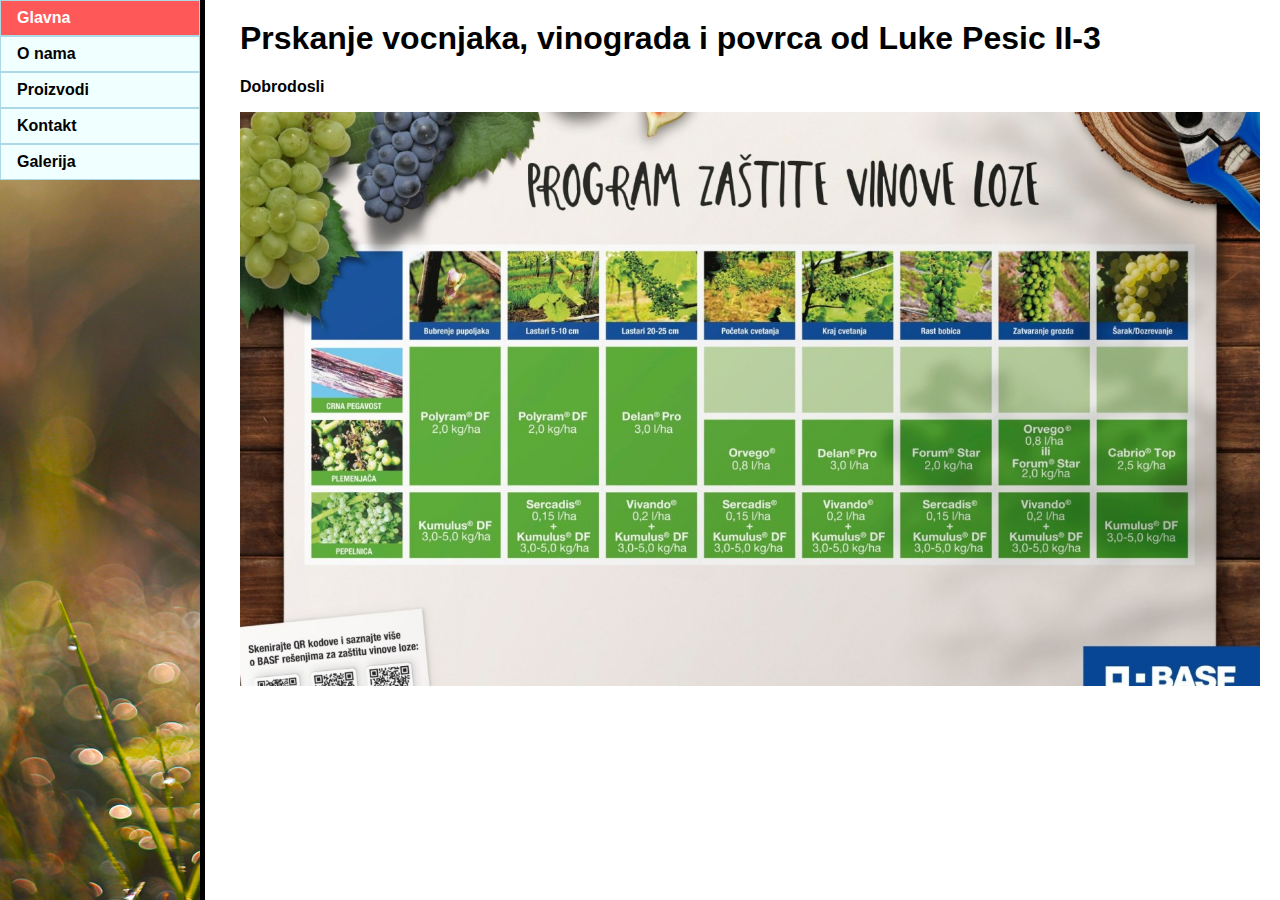
<file: src/index.html>
<!DOCTYPE html>
    <head>
        <title>pocetna</title>
        <link rel="stylesheet" href="style.css">
    </head>
    <body>
        <div class="navbar" id="glavna">
            <!-- pomogao mi je Juzin sa navbarom -->
            <ul>
                <li><a class="active" href="index.html">Glavna</a></li>
                <li><a href="oNama.html">O nama</a></li>
                <li><a href="proizvodi.html">Proizvodi</a></li>
                <li><a href="kontakt.html">Kontakt</a></li>
                <li><a href="galerija.html">Galerija</a></li>
            </ul>
        </div>
        <div class="content">
            <h1>Prskanje vocnjaka, vinograda i povrca od Luke Pesic II-3</h1>
            <p>Dobrodosli</p>
            <img style="width: 100%; height: 100%;" src="Program-zastite-vinove-loze_RS_pages-to-jpg-0001_1540x866.jpg">
        </div>
    </body>
</html>
</file>
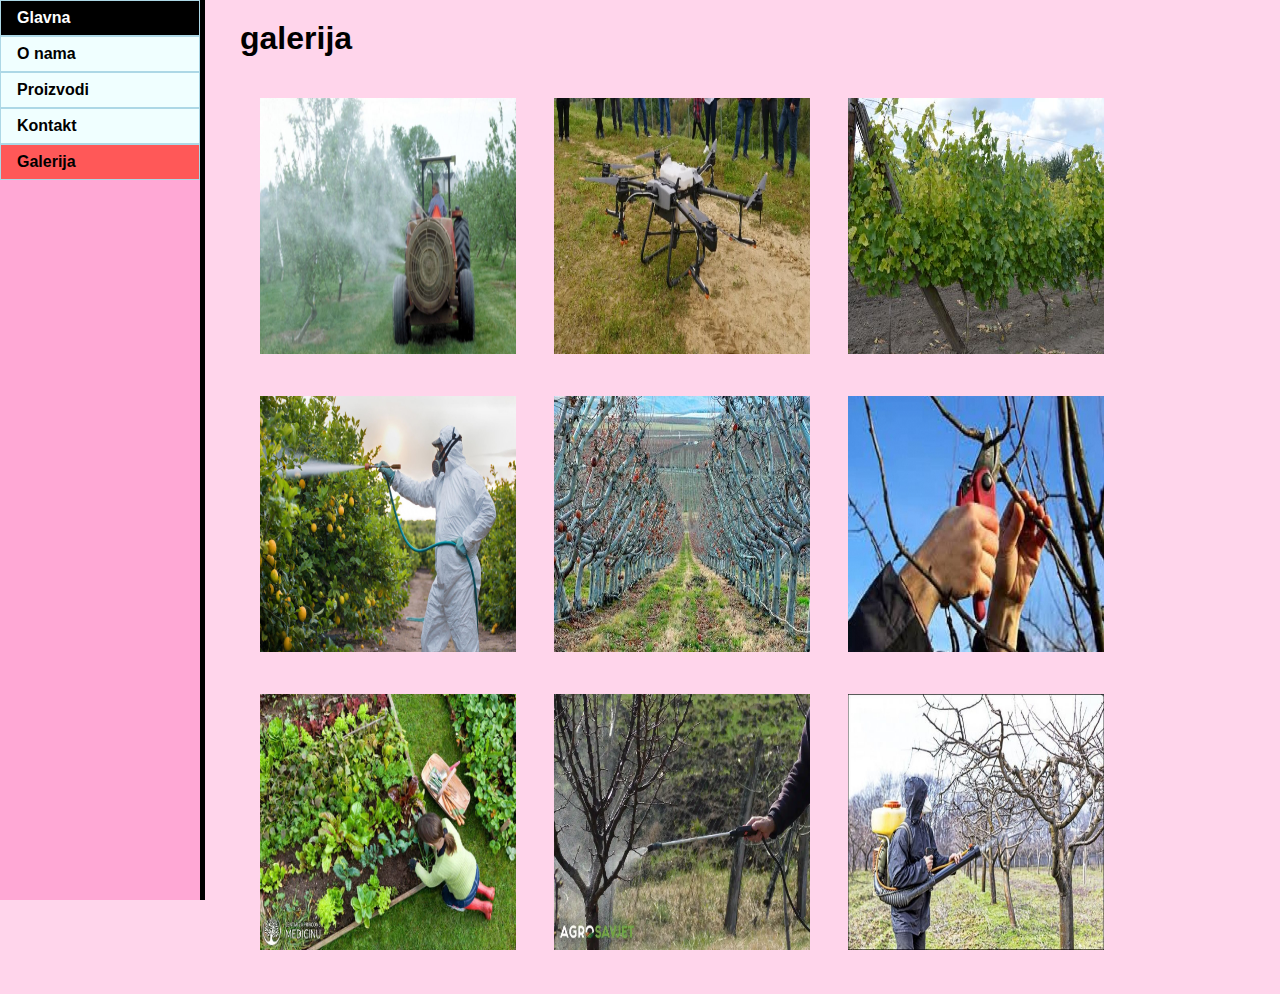
<file: src/galerija.html>
<!DOCTYPE html>
    <head>
        <title>galerija</title>
        <link rel="stylesheet" href="style.css">
        <style>
            body {
                background-color:rgb(255, 213, 235);
            }
        </style>
    </head>
    <body>
        <div class="navbar" id="galerijaNavbar">
            <ul>
                <li><a href="index.html">Glavna</a></li>
                <li><a href="oNama.html">O nama</a></li>
                <li><a href="proizvodi.html">Proizvodi</a></li>
                <li><a href="kontakt.html">Kontakt</a></li>
                <li><a class="active" href="galerija.html">Galerija</a></li>
            </ul>
        </div>
        <div class="content">
            <h1>galerija</h1>
            <table class="galerija">
                <tr>
                    <td>
                        <a href="./slika.html?id=1"><img src="1.jpg"></a>
                    </td>
                    <td>
                        <a href="./slika.html?id=2"><img src="2.jpg"></a>
                    </td>
                    <td>
                        <a href="./slika.html?id=3"><img src="3.jpg"></a>
                    </td>
                </tr>
                <tr>
                    <td>
                        <a href="./slika.html?id=4"><img src="4.jpg"></a>
                    </td>
                    <td>
                        <a href="./slika.html?id=5"><img src="5.jpg"></a>
                    </td>
                    <td>
                        <a href="./slika.html?id=6"><img src="6.jpg"></a>
                    </td>
                </tr>
                <tr>
                    <td>
                        <a href="./slika.html?id=7"><img src="7.jpg"></a>
                    </td>
                    <td>
                        <a href="./slika.html?id=8"><img src="8.jpg"></a>
                    </td>
                    <td>
                        <a href="./slika.html?id=9"><img src="9.jpg"></a>
                    </td>
                </tr>
            </table>
        </div>
    </body>
</html>
</file>
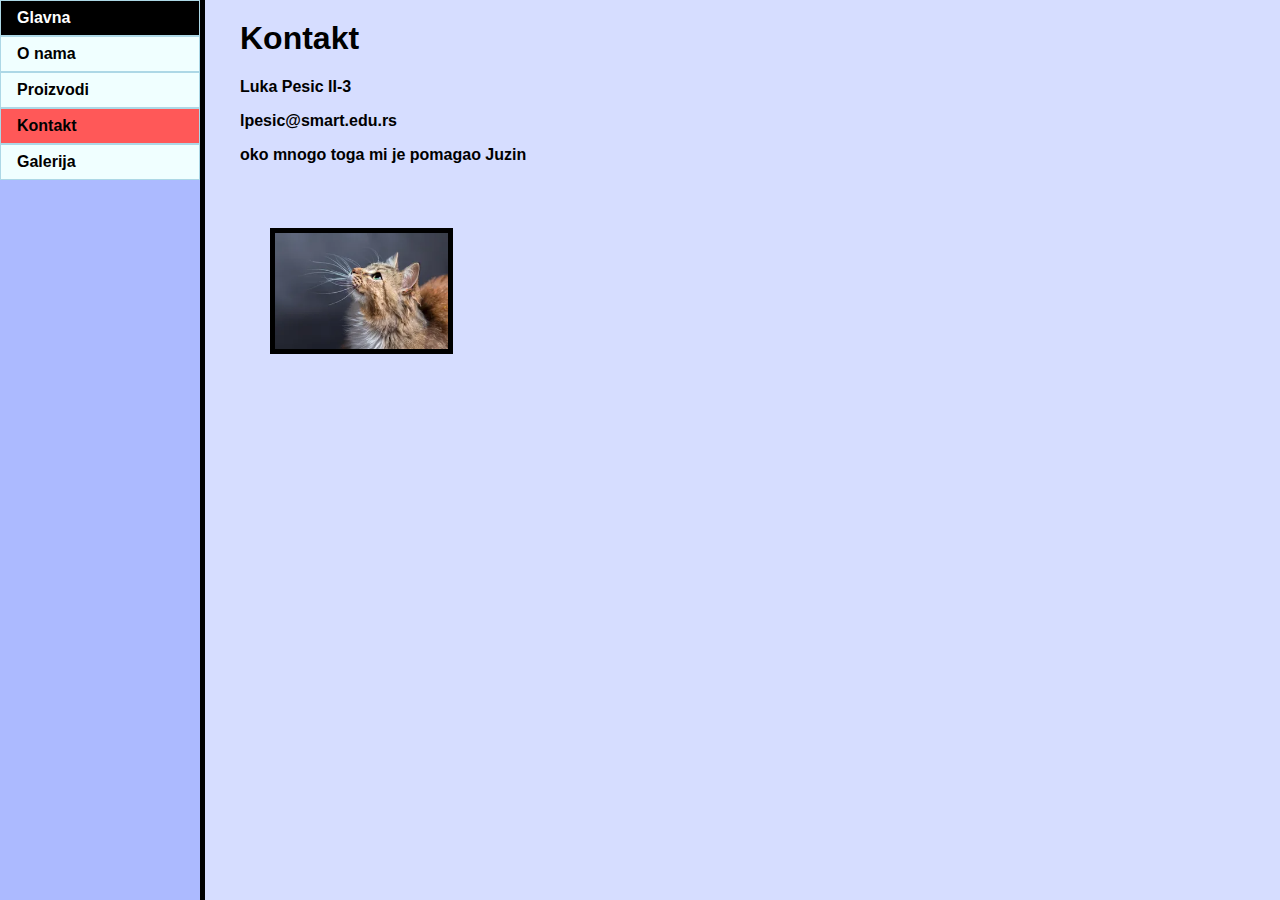
<file: src/kontakt.html>
<!DOCTYPE html>
    <head>
        <title>kontakt</title>
        <link rel="stylesheet" href="style.css">
        <style>
            body {
                background-color:rgb(214, 221, 255);
            }
        </style>
    </head>
    <body>
        <div class="navbar" id="kontaktNavbar">
            <ul>
                <li><a href="index.html">Glavna</a></li>
                <li><a href="oNama.html">O nama</a></li>
                <li><a href="proizvodi.html">Proizvodi</a></li>
                <li><a class="active" href="kontakt.html">Kontakt</a></li>
                <li><a href="galerija.html">Galerija</a></li>
            </ul>
        </div>
        <div class="content">
            <h1>Kontakt</h1>
            <p>Luka Pesic II-3</p>
            <p>lpesic@smart.edu.rs</p>
            <p>oko mnogo toga mi je pomagao Juzin</p>
            <br>
            <img id="slikaSmesneZivotinje" src="Portrait-of-a-cat-with-whiskers-visible.png">
        </div>
    </body>
</html>
</file>
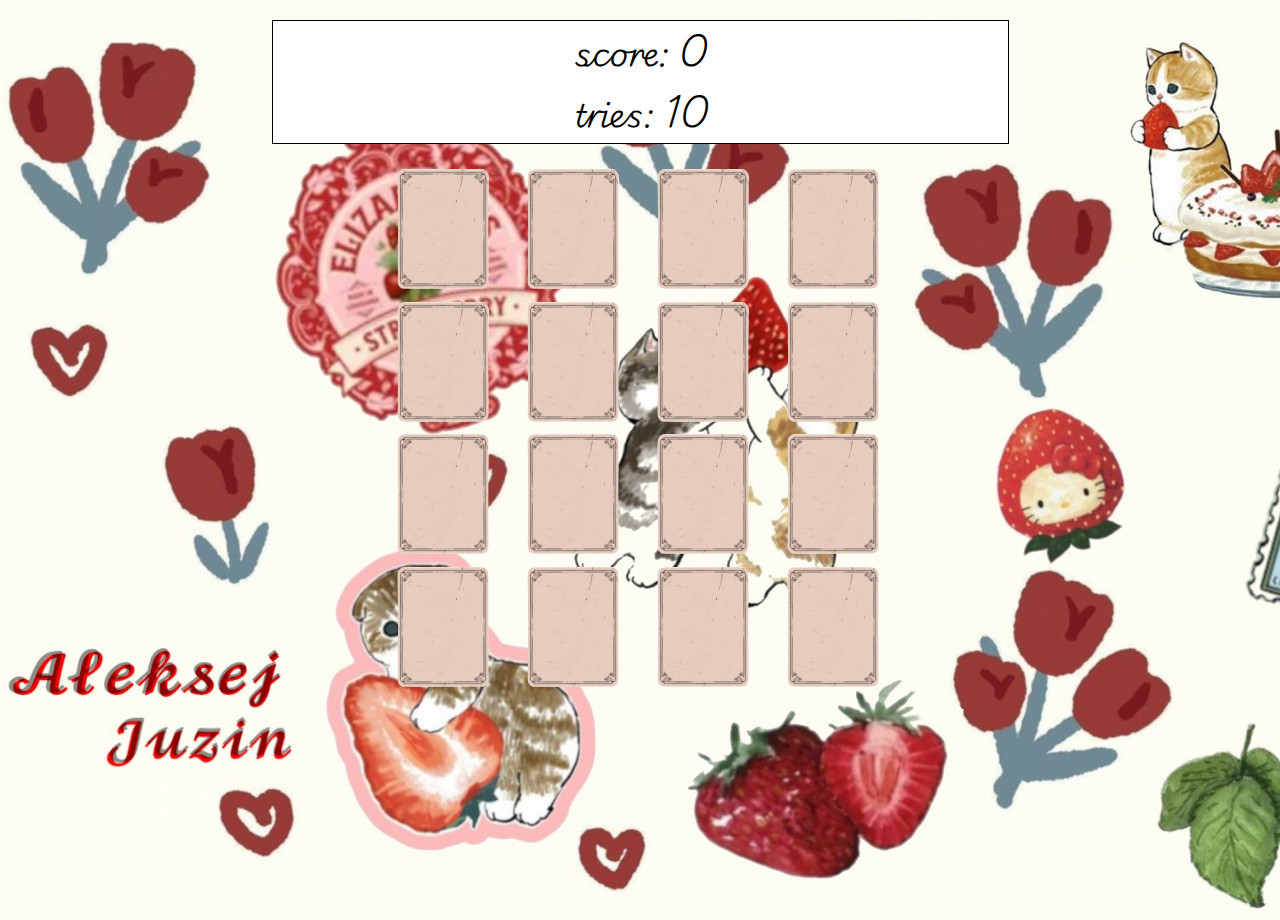
<file: src/memoryGame.html>
<!DOCTYPE html>
<html lang="en">

    <head>

        <meta charset="UTF-8">
        <meta name="viewport" content="width=device-width, initial-scale=1.0">
        <meta http-equiv="X-UA-Compatible" content="ie=edge">
        <title>memoryGame // Aleksej Juzin II3</title>
        <link rel="stylesheet" href="./static/css/memoryGame.css">
        <link rel="icon" href="./static/img/favicon.ico?v=2" type="image/x-icon">

        <link rel="preconnect" href="https://fonts.googleapis.com">
        <link rel="preconnect" href="https://fonts.gstatic.com" crossorigin>
        <link href="https://fonts.googleapis.com/css2?family=Playwrite+AU+SA:wght@300&display=swap" rel="stylesheet">

    </head>

    <body>

        <main>

            <section class="Menu">

                <div class="transparentBox">

                    <h1 class="playwrite-au-sa-font" id="scoreText">score: 0</h1>
                    <h1 class="playwrite-au-sa-font" id="triesText">tries:</h1>

                </div>

            </section>

            <section class="MemoryGame">

                <!-- x16 -->

                <div class="MemoryCard" data-character="cinnamoroll">
                    <img class="FrontFace" src="./static/img/cardBackCinnamoroll-removebg-preview.png">
                    <img class="BackFace" src="./static/img/memoryCardFront-removebg-preview.png">
                </div>

                <div class="MemoryCard" data-character="cinnamoroll">
                    <img class="FrontFace" src="./static/img/cardBackCinnamoroll-removebg-preview.png">
                    <img class="BackFace" src="./static/img/memoryCardFront-removebg-preview.png">
                </div>
                
                <div class="MemoryCard" data-character="helloKitty">
                    <img class="FrontFace" src="./static/img/cardBackHelloKitty-removebg-preview.png">
                    <img class="BackFace" src="./static/img/memoryCardFront-removebg-preview.png">
                </div>

                <div class="MemoryCard" data-character="helloKitty">
                    <img class="FrontFace" src="./static/img/cardBackHelloKitty-removebg-preview.png">
                    <img class="BackFace" src="./static/img/memoryCardFront-removebg-preview.png">
                </div>

                <div class="MemoryCard" data-character="kuromi">
                    <img class="FrontFace" src="./static/img/cardBackKuromi-removebg-preview.png">
                    <img class="BackFace" src="./static/img/memoryCardFront-removebg-preview.png">
                </div>

                <div class="MemoryCard" data-character="kuromi">
                    <img class="FrontFace" src="./static/img/cardBackKuromi-removebg-preview.png">
                    <img class="BackFace" src="./static/img/memoryCardFront-removebg-preview.png">
                </div>

                <div class="MemoryCard" data-character="myMelody">
                    <img class="FrontFace" src="./static/img/cardBackMyMelody-removebg-preview.png">
                    <img class="BackFace" src="./static/img/memoryCardFront-removebg-preview.png">
                </div>

                <div class="MemoryCard" data-character="myMelody">
                    <img class="FrontFace" src="./static/img/cardBackMyMelody-removebg-preview.png">
                    <img class="BackFace" src="./static/img/memoryCardFront-removebg-preview.png">
                </div>

                
                <div class="MemoryCard" data-character="badtzMaru">
                    <img class="FrontFace" src="./static/img/cardBackBadtzMaru-removebg-preview.png">
                    <img class="BackFace" src="./static/img/memoryCardFront-removebg-preview.png">
                </div>

                <div class="MemoryCard" data-character="badtzMaru">
                    <img class="FrontFace" src="./static/img/cardBackBadtzMaru-removebg-preview.png">
                    <img class="BackFace" src="./static/img/memoryCardFront-removebg-preview.png">
                </div>
                
                <div class="MemoryCard" data-character="keroppi">
                    <img class="FrontFace" src="./static/img/cardBackKeroppi-removebg-preview.png">
                    <img class="BackFace" src="./static/img/memoryCardFront-removebg-preview.png">
                </div>

                <div class="MemoryCard" data-character="keroppi">
                    <img class="FrontFace" src="./static/img/cardBackKeroppi-removebg-preview.png">
                    <img class="BackFace" src="./static/img/memoryCardFront-removebg-preview.png">
                </div>

                <div class="MemoryCard" data-character="mySweetPiano">
                    <img class="FrontFace" src="./static/img/cardBackMySweetPiano-removebg-preview.png">
                    <img class="BackFace" src="./static/img/memoryCardFront-removebg-preview.png">
                </div>

                <div class="MemoryCard" data-character="mySweetPiano">
                    <img class="FrontFace" src="./static/img/cardBackMySweetPiano-removebg-preview.png">
                    <img class="BackFace" src="./static/img/memoryCardFront-removebg-preview.png">
                </div>

                <div class="MemoryCard" data-character="pompompurin">
                    <img class="FrontFace" src="./static/img/cardBackPompompurin-removebg-preview.png">
                    <img class="BackFace" src="./static/img/memoryCardFront-removebg-preview.png">
                </div>

                <div class="MemoryCard" data-character="pompompurin">
                    <img class="FrontFace" src="./static/img/cardBackPompompurin-removebg-preview.png">
                    <img class="BackFace" src="./static/img/memoryCardFront-removebg-preview.png">
                </div>

            </section>

            <script src="./static/js/memoryGame.js"></script>

        </main>

    </body>

</html>
</file>
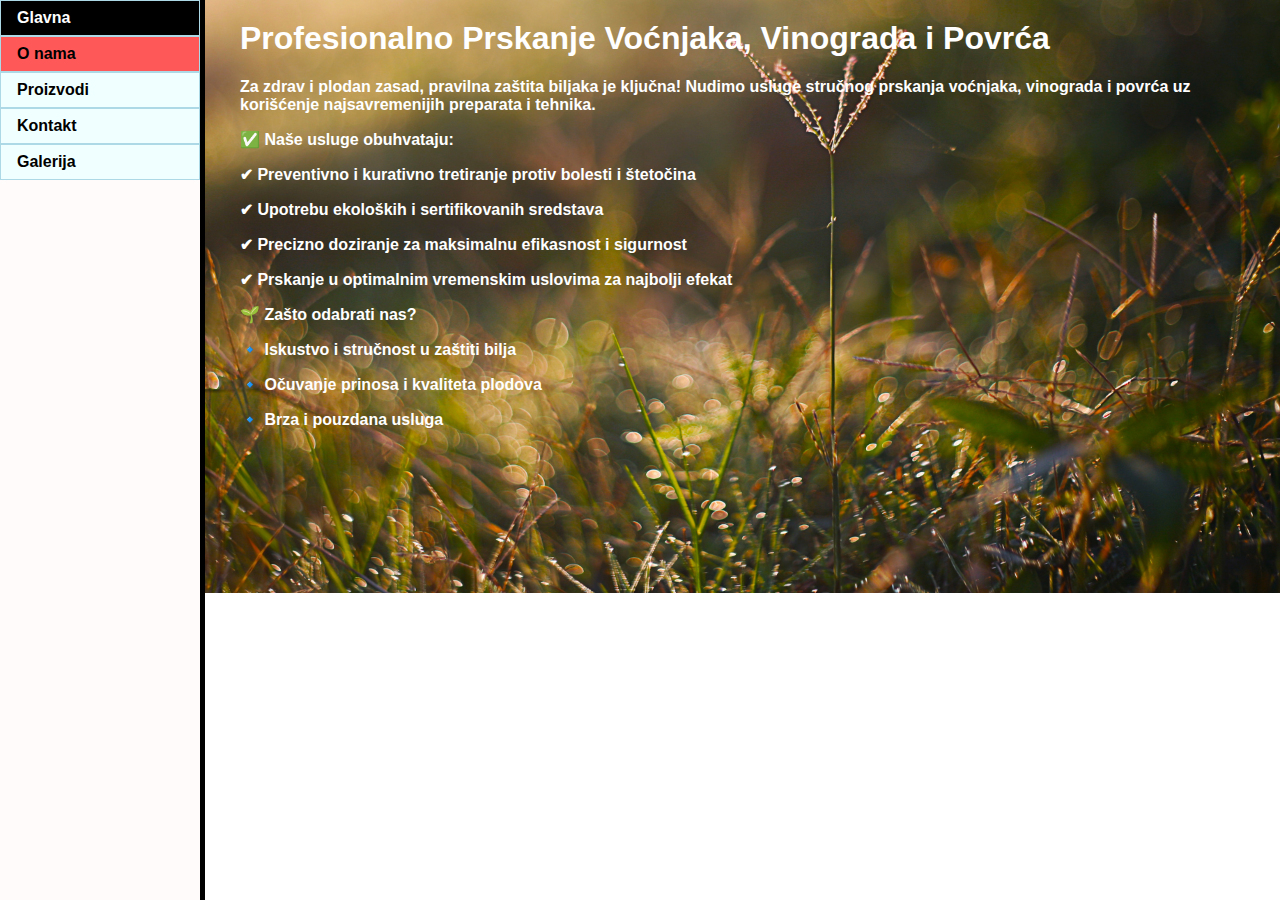
<file: src/oNama.html>
<!DOCTYPE html>
    <head>
        <title>o nama</title>
        <link rel="stylesheet" href="style.css">
    </head>
    <body id="oNama">
        <div class="navbar" id="oNamaNavbar">
            <ul>
                <li><a href="index.html">Glavna</a></li>
                <li><a class="active" href="oNama.html">O nama</a></li>
                <li><a href="proizvodi.html">Proizvodi</a></li>
                <li><a href="kontakt.html">Kontakt</a></li>
                <li><a href="galerija.html">Galerija</a></li>
            </ul>
        </div>
        <div class="content">
            <h1>Profesionalno Prskanje Voćnjaka, Vinograda i Povrća</h1>
            <p>Za zdrav i plodan zasad, pravilna zaštita biljaka je ključna! Nudimo usluge stručnog prskanja voćnjaka, vinograda i povrća uz korišćenje najsavremenijih preparata i tehnika.</p>
            <p>✅ Naše usluge obuhvataju:</p>
            <p>✔ Preventivno i kurativno tretiranje protiv bolesti i štetočina</p>
            <p>✔ Upotrebu ekoloških i sertifikovanih sredstava</p>
            <p>✔ Precizno doziranje za maksimalnu efikasnost i sigurnost</p>
            <p>✔ Prskanje u optimalnim vremenskim uslovima za najbolji efekat</p>
            <p>🌱 Zašto odabrati nas?</p>
            <p>🔹 Iskustvo i stručnost u zaštiti bilja</p>
            <p>🔹 Očuvanje prinosa i kvaliteta plodova</p>
            <p>🔹 Brza i pouzdana usluga</p>
        </div>
    </body>
</html>
</file>
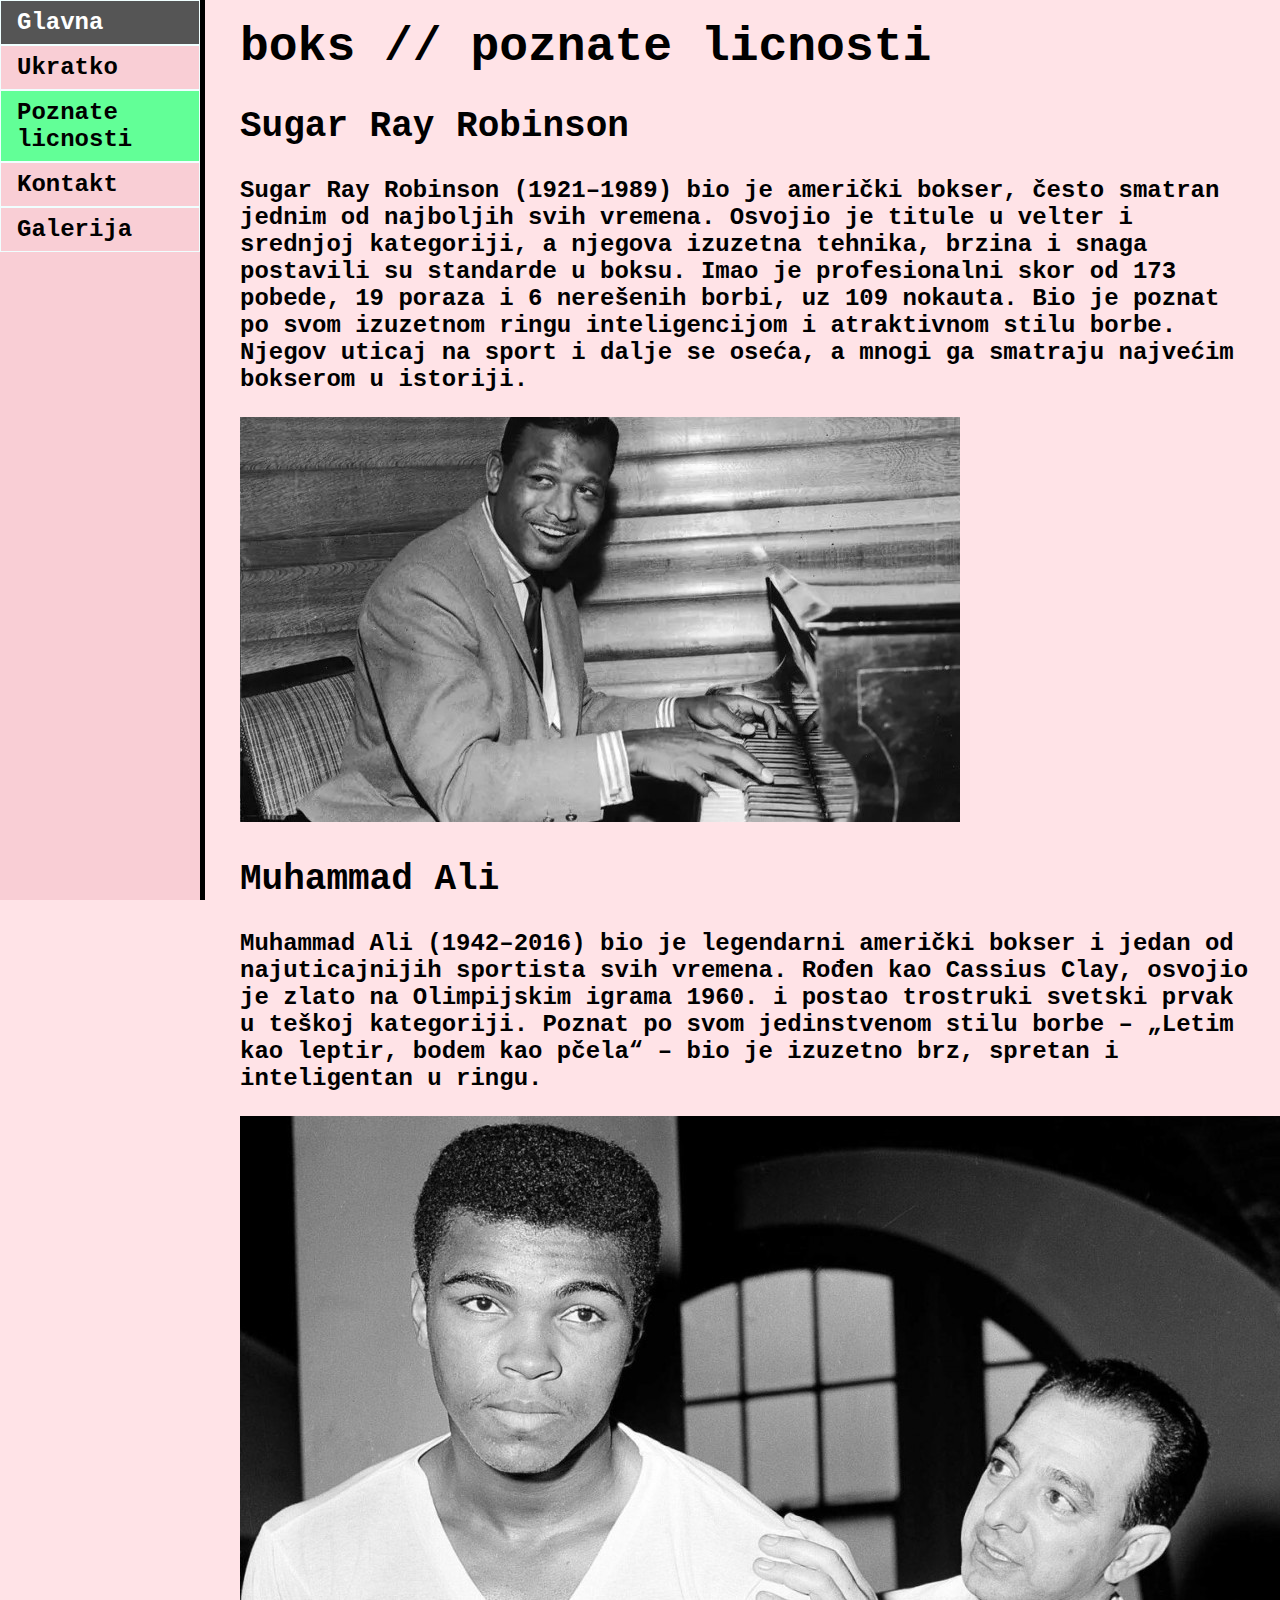
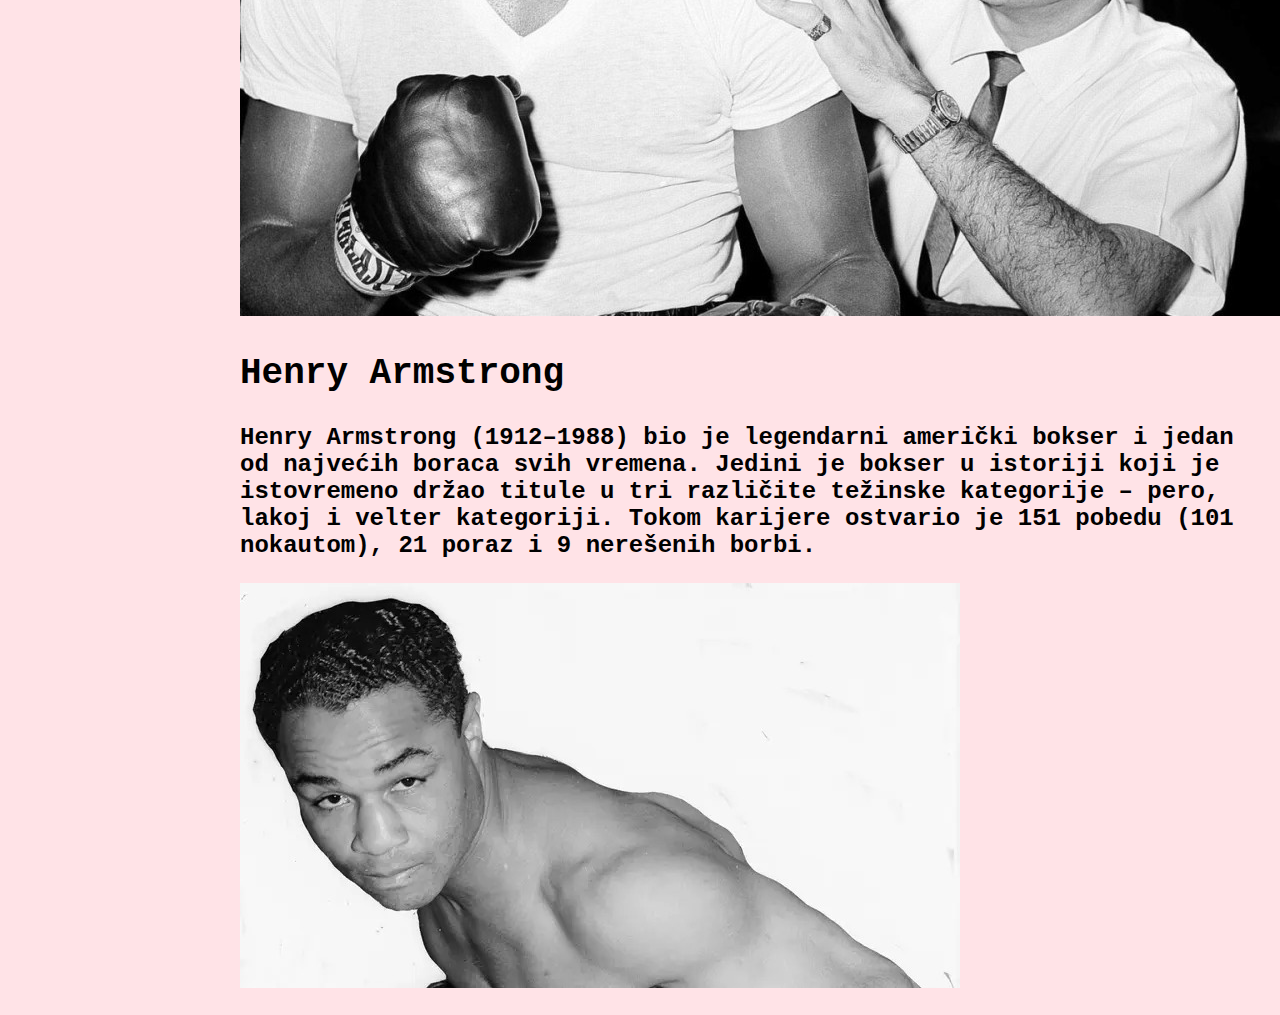
<file: src/poznateLicnosti.html>
<!DOCTYPE html>
<html lang="sr">

    <head>

        <meta charset="UTF-8">
        <meta name="viewport" content="width=device-width, initial-scale=1.0">
        <meta http-equiv="X-UA-Compatible" content="ie=edge">
        <title>poznate licnosti // boks // Aleksej Juzin II3</title>
        <link rel="stylesheet" href="./static/css/style.css">
        <link rel="icon" href="./static/img/favicon.ico?v=2" type="image/x-icon">

        <style>

            body {
                background-color:rgb(255, 227, 231);
            }

        </style>

    </head>

    <body>

        <main>

            <div class="navbar" id="poznateLicnostiNavbar">
                <ul>
                    <li><a href="index.html">Glavna</a></li>
                    <li><a href="ukratko.html">Ukratko</a></li>
                    <li><a class="active" href="poznateLicnosti.html">Poznate licnosti</a></li>
                    <li><a href="kontakt.html">Kontakt</a></li>
                    <li><a href="galerija.html">Galerija</a></li>
                </ul>
            </div>

            <div class="content">

                <h1>boks // poznate licnosti</h1>

                <h2>Sugar Ray Robinson</h2>
                <p>Sugar Ray Robinson (1921–1989) bio je američki bokser, često smatran jednim od najboljih svih vremena. Osvojio je titule u velter i srednjoj kategoriji, a njegova izuzetna tehnika, brzina i snaga postavili su standarde u boksu. Imao je profesionalni skor od 173 pobede, 19 poraza i 6 nerešenih borbi, uz 109 nokauta. Bio je poznat po svom izuzetnom ringu inteligencijom i atraktivnom stilu borbe. Njegov uticaj na sport i dalje se oseća, a mnogi ga smatraju najvećim bokserom u istoriji.</p>
                <img src="./static/img/robinson.jpg">
                
                <h2>Muhammad Ali</h2>
                <p>Muhammad Ali (1942–2016) bio je legendarni američki bokser i jedan od najuticajnijih sportista svih vremena. Rođen kao Cassius Clay, osvojio je zlato na Olimpijskim igrama 1960. i postao trostruki svetski prvak u teškoj kategoriji. Poznat po svom jedinstvenom stilu borbe – „Letim kao leptir, bodem kao pčela“ – bio je izuzetno brz, spretan i inteligentan u ringu.</p>
                <img src="./static/img/ali1.jpeg">

                <h2>Henry Armstrong</h2>
                <p>Henry Armstrong (1912–1988) bio je legendarni američki bokser i jedan od najvećih boraca svih vremena. Jedini je bokser u istoriji koji je istovremeno držao titule u tri različite težinske kategorije – pero, lakoj i velter kategoriji. Tokom karijere ostvario je 151 pobedu (101 nokautom), 21 poraz i 9 nerešenih borbi.</p>
                <img src="./static/img/armstrong.jpg">

            </div>

        </main>

    </body>

</html>
</file>
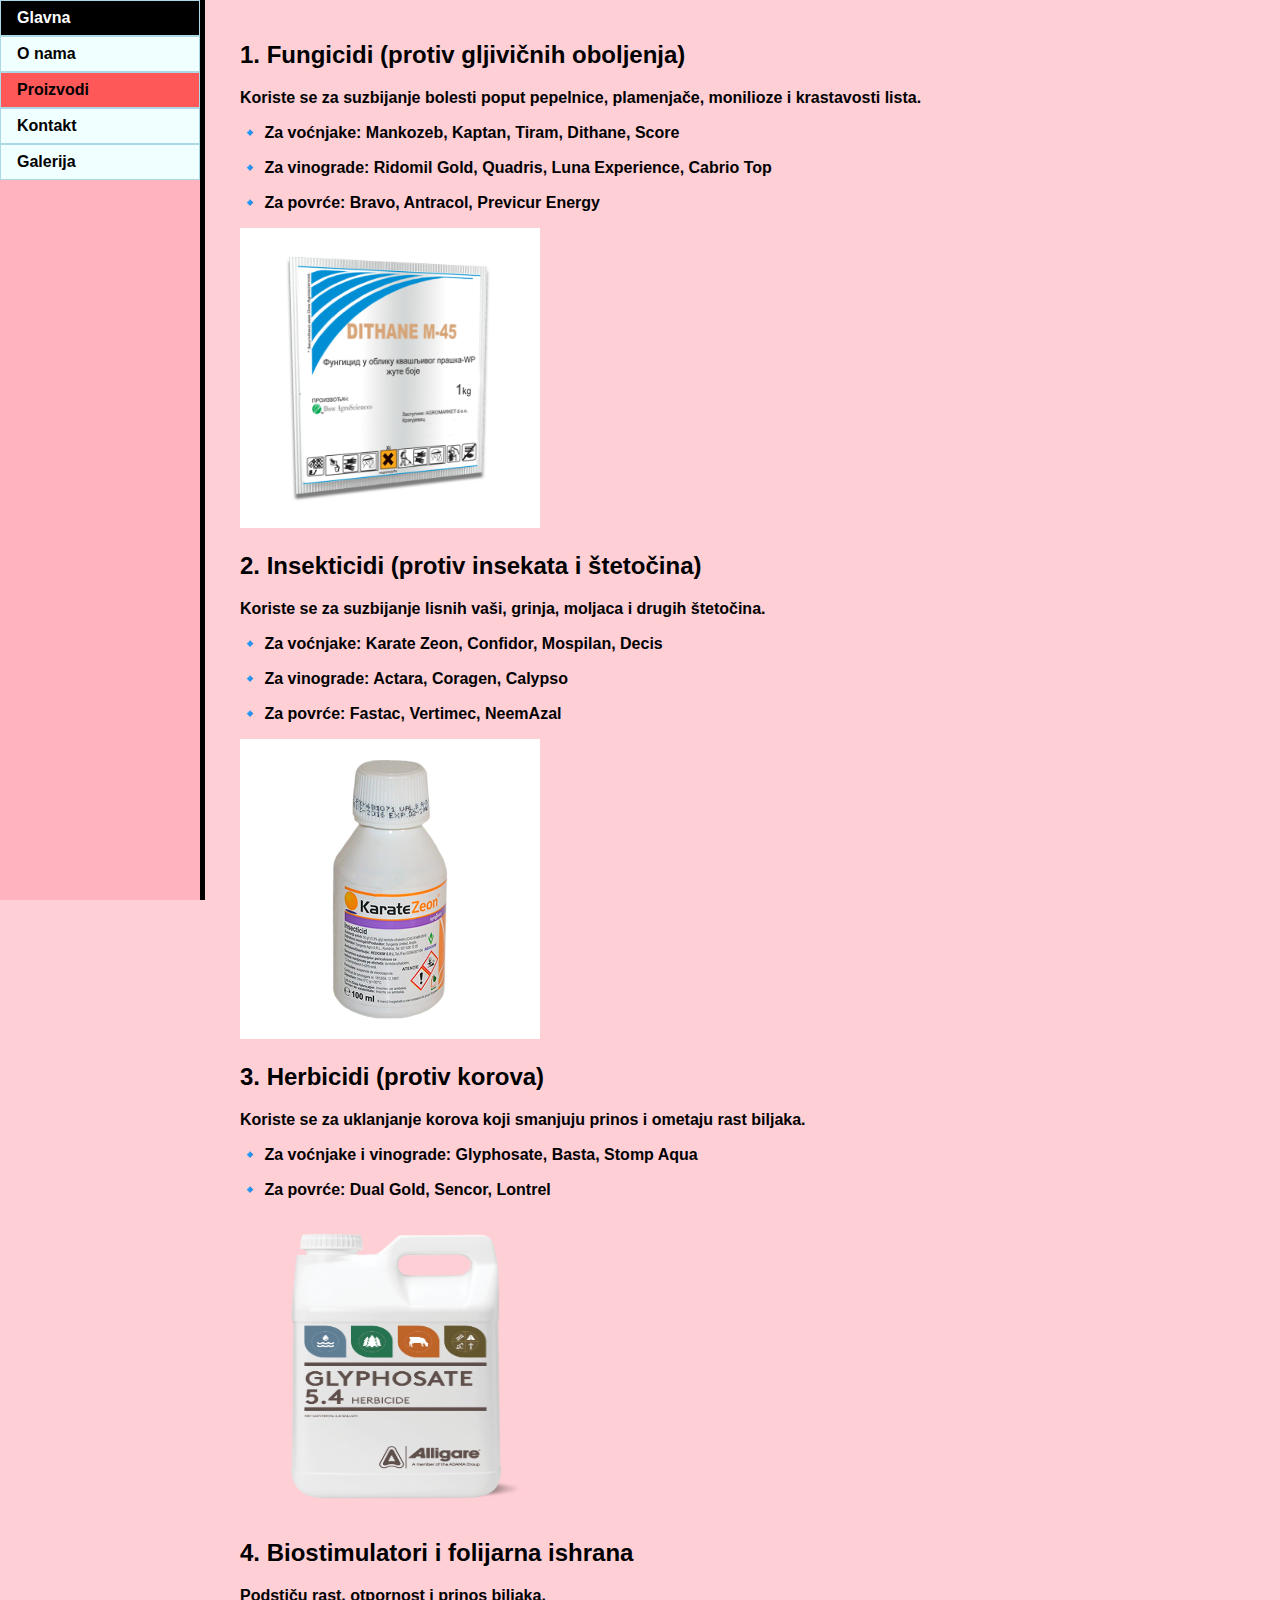
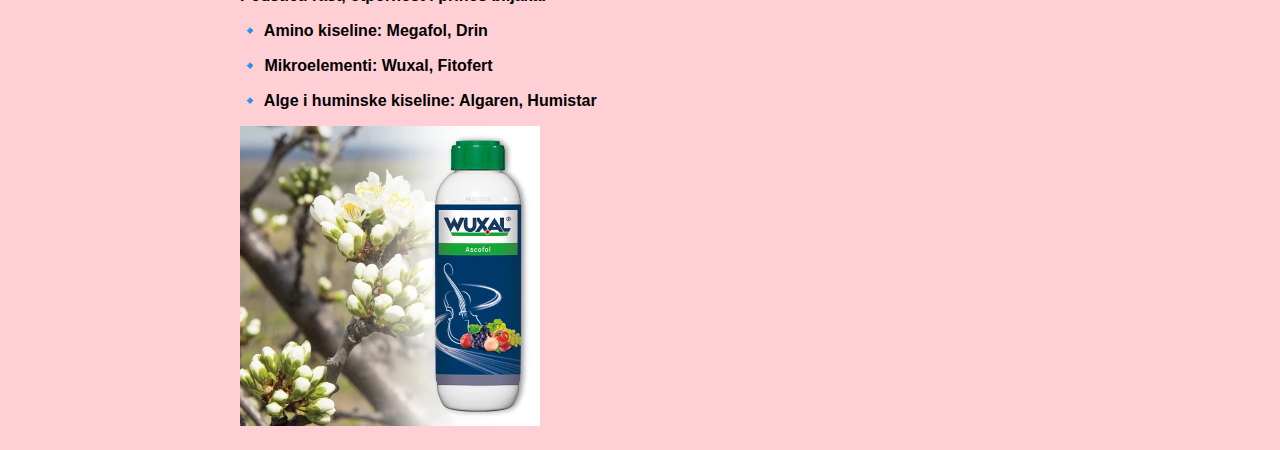
<file: src/proizvodi.html>
<!DOCTYPE html>
    <head>
        <title>proizvodi</title>
        <link rel="stylesheet" href="style.css">
        <style>
            body {
                background-color:rgb(255, 207, 214);
            }
        </style>
    </head>
    <body>
        <div class="navbar" id="proizvodiNavbar">
            <ul>
                <li><a href="index.html">Glavna</a></li>
                <li><a href="oNama.html">O nama</a></li>
                <li><a class="active" href="proizvodi.html">Proizvodi</a></li>
                <li><a href="kontakt.html">Kontakt</a></li>
                <li><a href="galerija.html">Galerija</a></li>
            </ul>
        </div>
        <div class="content">
            <h1></h1>
            <h2>1. Fungicidi (protiv gljivičnih oboljenja)</h2>
            <p>Koriste se za suzbijanje bolesti poput pepelnice, plamenjače, monilioze i krastavosti lista.</p>
            <p>🔹 Za voćnjake: Mankozeb, Kaptan, Tiram, Dithane, Score</p>
            <p>🔹 Za vinograde: Ridomil Gold, Quadris, Luna Experience, Cabrio Top</p>
            <p>🔹 Za povrće: Bravo, Antracol, Previcur Energy</p>
            <img id="proizvodiSlika" src="Dithane_M_45-fungicid.png">
            <h2>2. Insekticidi (protiv insekata i štetočina)</h2>
            <p>Koriste se za suzbijanje lisnih vaši, grinja, moljaca i drugih štetočina.</p>
            <p>🔹 Za voćnjake: Karate Zeon, Confidor, Mospilan, Decis</p>
            <p>🔹 Za vinograde: Actara, Coragen, Calypso</p>
            <p>🔹 Za povrće: Fastac, Vertimec, NeemAzal</p>
            <img id="proizvodiSlika" src="Karathe-Zeon-Insekticid.jpg">
            <h2>3. Herbicidi (protiv korova)</h2>
            <p>Koriste se za uklanjanje korova koji smanjuju prinos i ometaju rast biljaka.</p>
            <p>🔹 Za voćnjake i vinograde: Glyphosate, Basta, Stomp Aqua</p>
            <p>🔹 Za povrće: Dual Gold, Sencor, Lontrel</p>
            <img id="proizvodiSlika" src="Glyphosate-5.4-full-color-BOTTLE_utility-grey.png">
            <h2>4. Biostimulatori i folijarna ishrana</h2>
            <p>Podstiču rast, otpornost i prinos biljaka.</p>
            <p>🔹 Amino kiseline: Megafol, Drin</p>
            <p>🔹 Mikroelementi: Wuxal, Fitofert</p>
            <p>🔹 Alge i huminske kiseline: Algaren, Humistar</p>
            <img id="proizvodiSlika" src="Wuxal-Ascofol.webp">
        </div>
    </body>
</html>
</file>
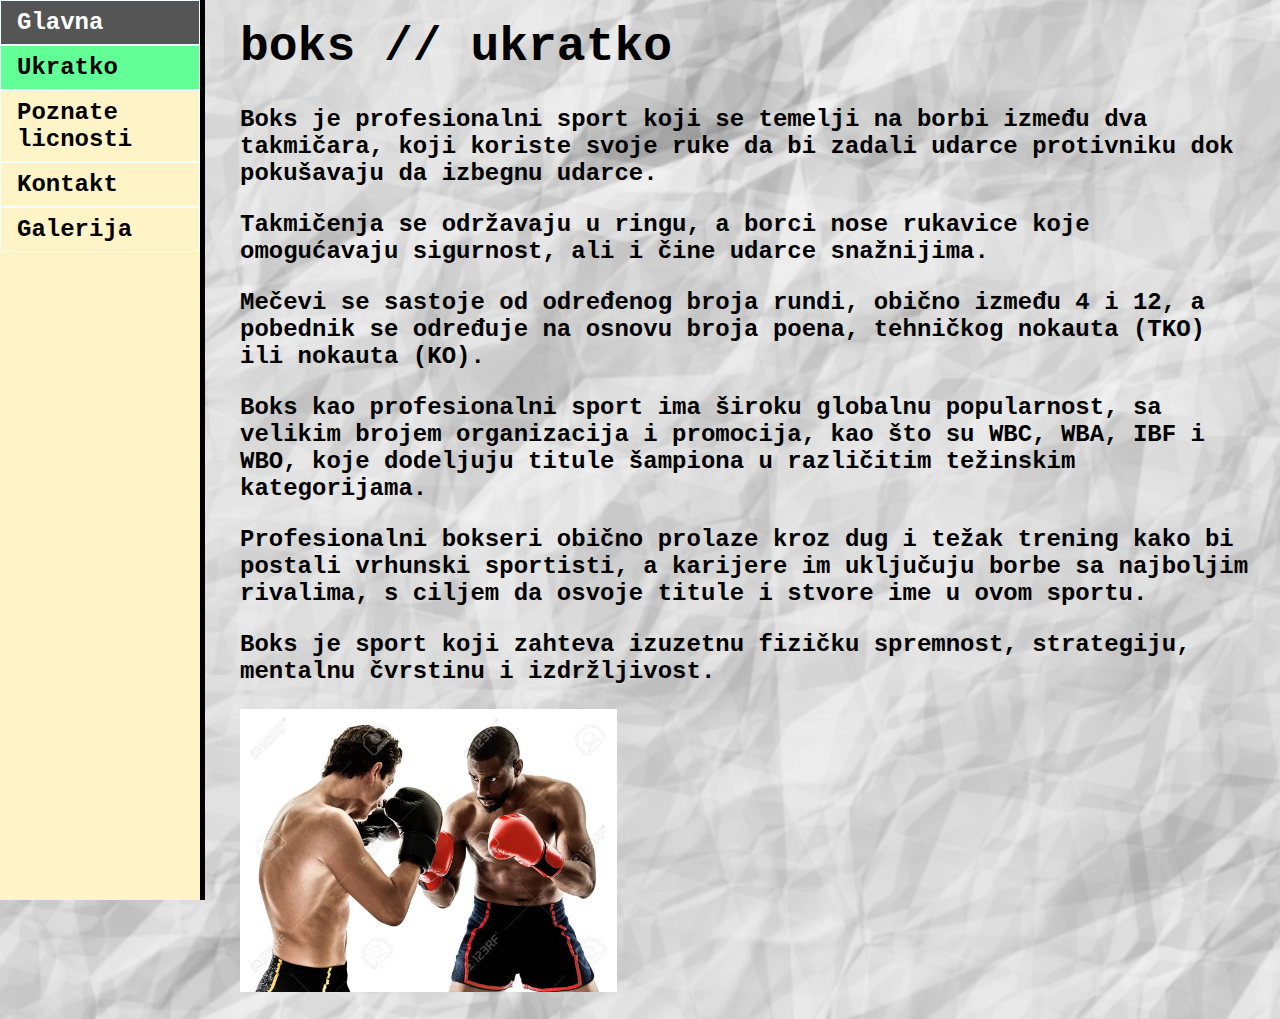
<file: src/ukratko.html>
<!DOCTYPE html>
<html lang="sr">

    <head>

        <meta charset="UTF-8">
        <meta name="viewport" content="width=device-width, initial-scale=1.0">
        <meta http-equiv="X-UA-Compatible" content="ie=edge">
        <title>ukratko // boks // Aleksej Juzin II3</title>
        <link rel="stylesheet" href="./static/css/style.css">
        <link rel="icon" href="./static/img/favicon.ico?v=2" type="image/x-icon">

    </head>

    <body id="ukratko">

        <main>

            <div class="navbar" id="ukratkoNavbar">
                <ul>
                    <li><a href="index.html">Glavna</a></li>
                    <li><a class="active" href="ukratko.html">Ukratko</a></li>
                    <li><a href="poznateLicnosti.html">Poznate licnosti</a></li>
                    <li><a href="kontakt.html">Kontakt</a></li>
                    <li><a href="galerija.html">Galerija</a></li>
                </ul>
            </div>

            <div class="content">

                <h1>boks // ukratko</h1>

                <p>Boks je profesionalni sport koji se temelji na borbi između dva takmičara, koji koriste svoje ruke da bi zadali udarce protivniku dok pokušavaju da izbegnu udarce.</p>
                <p>Takmičenja se održavaju u ringu, a borci nose rukavice koje omogućavaju sigurnost, ali i čine udarce snažnijima.</p>
                <p>Mečevi se sastoje od određenog broja rundi, obično između 4 i 12, a pobednik se određuje na osnovu broja poena, tehničkog nokauta (TKO) ili nokauta (KO).</p>
                <p>Boks kao profesionalni sport ima široku globalnu popularnost, sa velikim brojem organizacija i promocija, kao što su WBC, WBA, IBF i WBO, koje dodeljuju titule šampiona u različitim težinskim kategorijama.</p>
                <p>Profesionalni bokseri obično prolaze kroz dug i težak trening kako bi postali vrhunski sportisti, a karijere im uključuju borbe sa najboljim rivalima, s ciljem da osvoje titule i stvore ime u ovom sportu.</p>
                <p>Boks je sport koji zahteva izuzetnu fizičku spremnost, strategiju, mentalnu čvrstinu i izdržljivost.</p>

                <img style="width: 37%;" src="./static/img/70060172-boxer-boxing-men-isolated-people.jpg">

            </div>

        </main>

    </body>

</html>
</file>
<file: src/style.css>
body {
    font-family: Arial, Helvetica, sans-serif;
    font-weight: bolder;
    font-size: 16px;
    margin: 0;
    padding: 0;
}

h1 {
    margin-top: 0;
}

.content {
    margin-left: 220px;
    padding: 20px;
}

.navbar {
    width: 200px;
    height: 100vh;
    position: fixed;
    top: 0;
    left: 0;
    border-right: 5px solid black;
}

.navbar ul {
    list-style-type: none;
    margin: 0;
    padding: 0;
    width: 200px;
  }
  
.navbar li a {
    background-color: azure;
    border: 1px solid lightblue;
    display: block;
    color: #000;
    padding: 8px 16px;
    text-decoration: none;
}

.navbar li a:hover {
    background-color: #000000;
    color: white;
}

.navbar li a.active {
    background-color: #ff5858;
}

.galerija img {
    width: 256px;
    height: 256px;
    margin: 17px;
}

#glavna {
    background-color:rgb(210, 255, 190);
    background-image: url("bg.png");
    background-position: center;
    background-repeat: no-repeat;
}

#oNama {
    color:white;
    background-image: url("bg.png");
    background-position: center;
    background-size:cover;
    background-repeat: no-repeat;
}

#oNamaNavbar {
    background-color: rgb(255, 251, 251);
}

#proizvodiNavbar {
    background-color:rgb(255, 179, 190);
}

#proizvodiSlika {
    width: 300px;
    height: 300px;
}

#kontaktNavbar {
    background-color:rgb(172, 186, 255);
}

#galerijaNavbar {
    background-color: rgb(255, 168, 213);
}

#slika {
    margin-top: 37px;
    width:73%;
    height:73%;
}

#slikaSmesneZivotinje {
    margin: 30px;
    width: 17%;
    border: 5px solid black;
}
</file>
<file: src/static/css/memoryGame.css>
* {
    padding: 0;
    margin: 0;
    box-sizing: border-box;
}

body {
    height: 100vh;
    background-image: url("./../img/IMG_20241126_202222_869.jpg");
    background-size:cover;
}

.Menu {
    text-align: center;
    margin: 20px;
}

.transparentBox {
    width: 737px;
    margin: auto;
    background-color: #ffffff;
    border: 1px solid black;
}

.MemoryGame {
    width: 525px;
    height: 530px; 
    display: flex;
    flex-wrap: wrap;
    margin: auto;
    perspective: 1000px;
}

.MemoryCard {
    width: 120px;
    height: 120px;
    position: relative;
    margin: 5px;
    transform: scale(1);
    transform-style: preserve-3d;
    transition: transform 1s;
}

.MemoryCard:active {
    transform: scale(.97);
    transition: transform .2s;
}

.MemoryCard.flip {
    transform: rotateY(180deg);
}

.FrontFace, .BackFace {
    width: 100%;
    height: 100%;
    position: absolute;
    border-radius: 5px;
    backface-visibility: hidden;
}

.FrontFace {
    transform: rotateY(180deg);
}

.playwrite-au-sa-font {
  font-family: "Playwrite AU SA", cursive;
  font-optical-sizing: auto;
  font-weight: 300;
  font-style: normal;
}
</file>
<file: src/static/css/style.css>
.content {
    margin-left: 220px;
    padding: 20px;
}

body {
    font-family: 'Courier New', Courier, monospace;
    font-weight: bolder;
    font-size: 24px;
    margin: 0;
    padding: 0;
}

h1 {
    margin-top: 0;
}

.navbar {
    width: 200px;
    height: 100vh;
    position: fixed;
    top: 0;
    left: 0;
    border-right: 5px solid black;
}

#glavna {
    background-color:rgb(218, 238, 255);
    background-image: url("./../img/faviconTransparent.png");
    background-position: center;
    background-repeat: no-repeat;
    background-size: 120%;
    background-position-y:center;
}

#ukratko {
    background-image: url("./../img/ukratko.png");
    background-position: center;
    background-size:cover;
    background-repeat: no-repeat;
}

#ukratkoNavbar {
    background-color: rgb(255, 244, 199);
}

#poznateLicnostiNavbar {
    background-color:rgb(249, 206, 213);
}

#kontaktNavbar {
    background-color:rgb(214, 170, 255);
}

#galerijaNavbar {
    background-color: rgb(255, 131, 131);
}

#slika {
    margin-top: 37px;
    width:73%;
    height:73%;
}

#slikaSmesneZivotinje {
    margin: 73px;
    width: 17%;
    border: 5px solid black;
}

.navbar ul {
    list-style-type: none;
    margin: 0;
    padding: 0;
    width: 200px;
  }
  
.navbar li a {
    border: 1px solid azure;
    display: block;
    color: #000;
    padding: 8px 16px;
    text-decoration: none;
}

.navbar li a:hover {
    background-color: #555;
    color: white;
}

.navbar li a.active {
    background-color: #62ff97;
}

.galerija img {
    width: 256px;
    height: 256px;
    margin: 17px;
}
</file>
